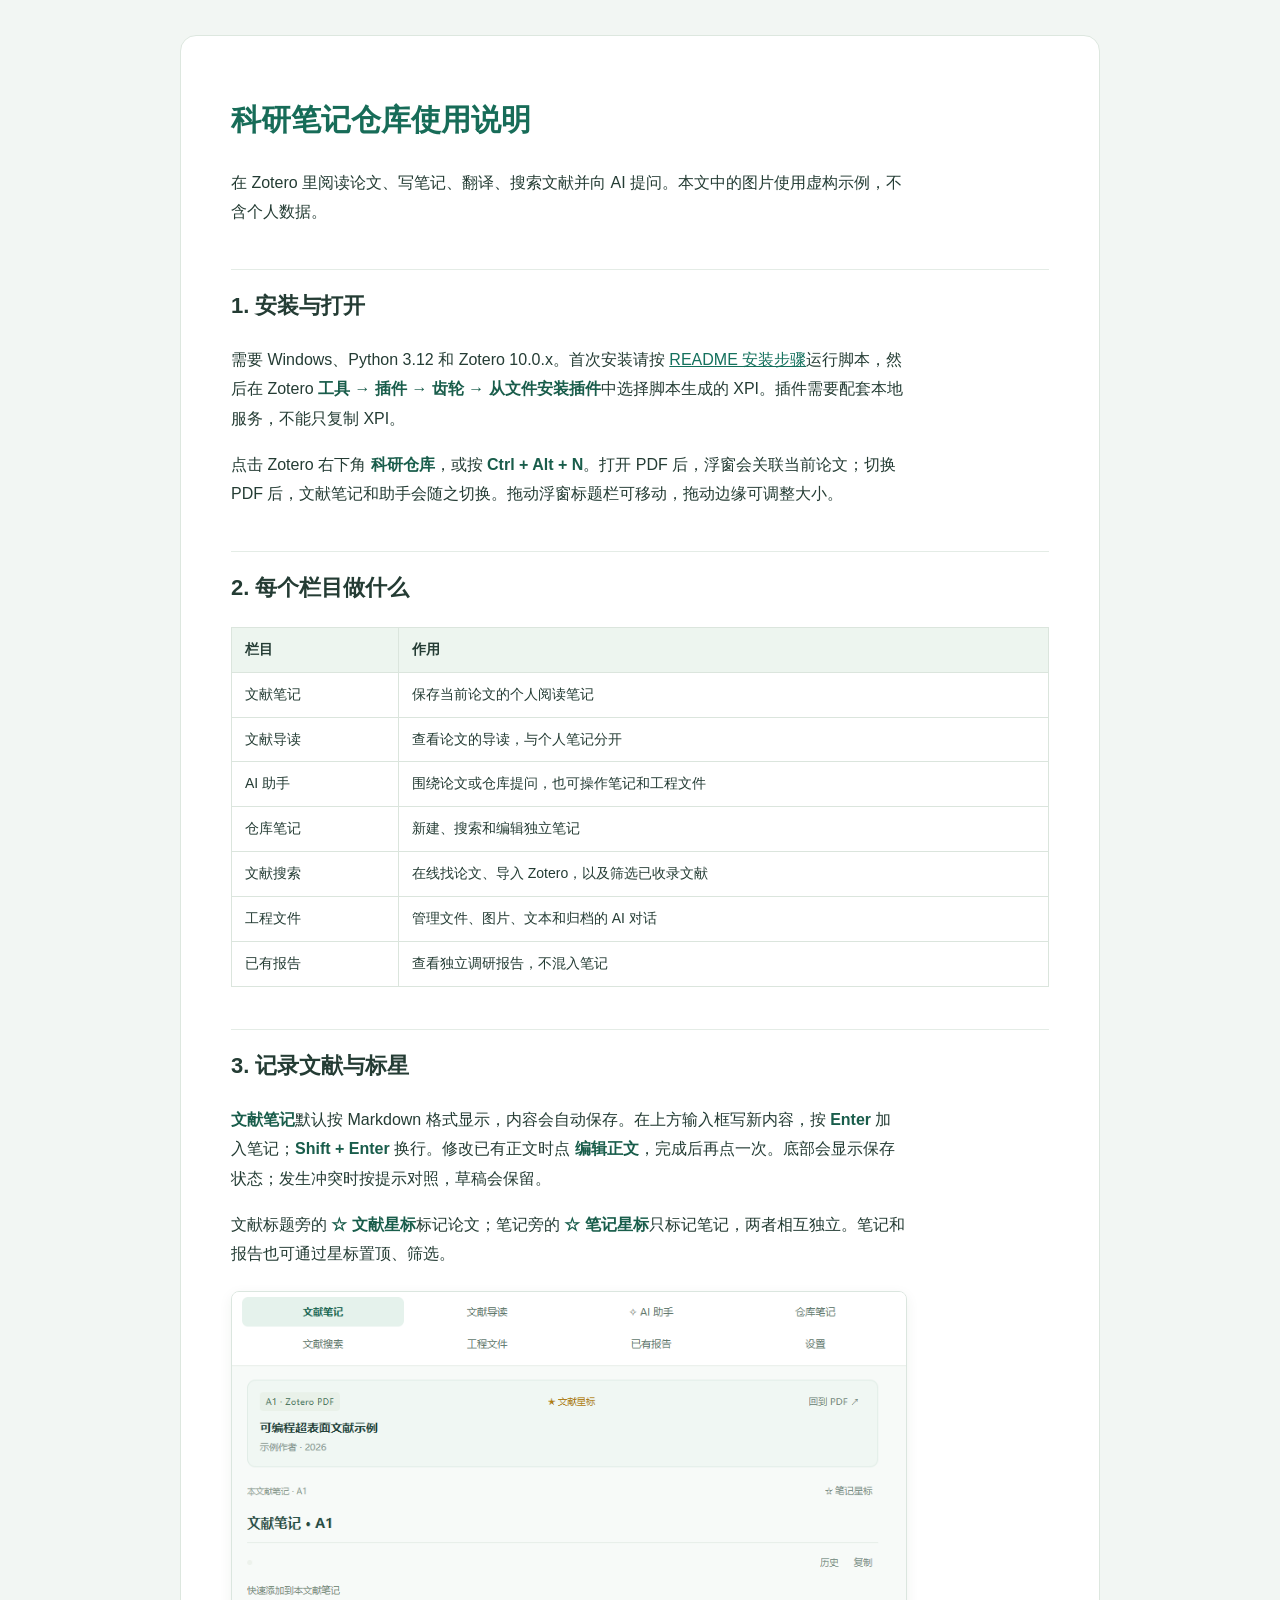
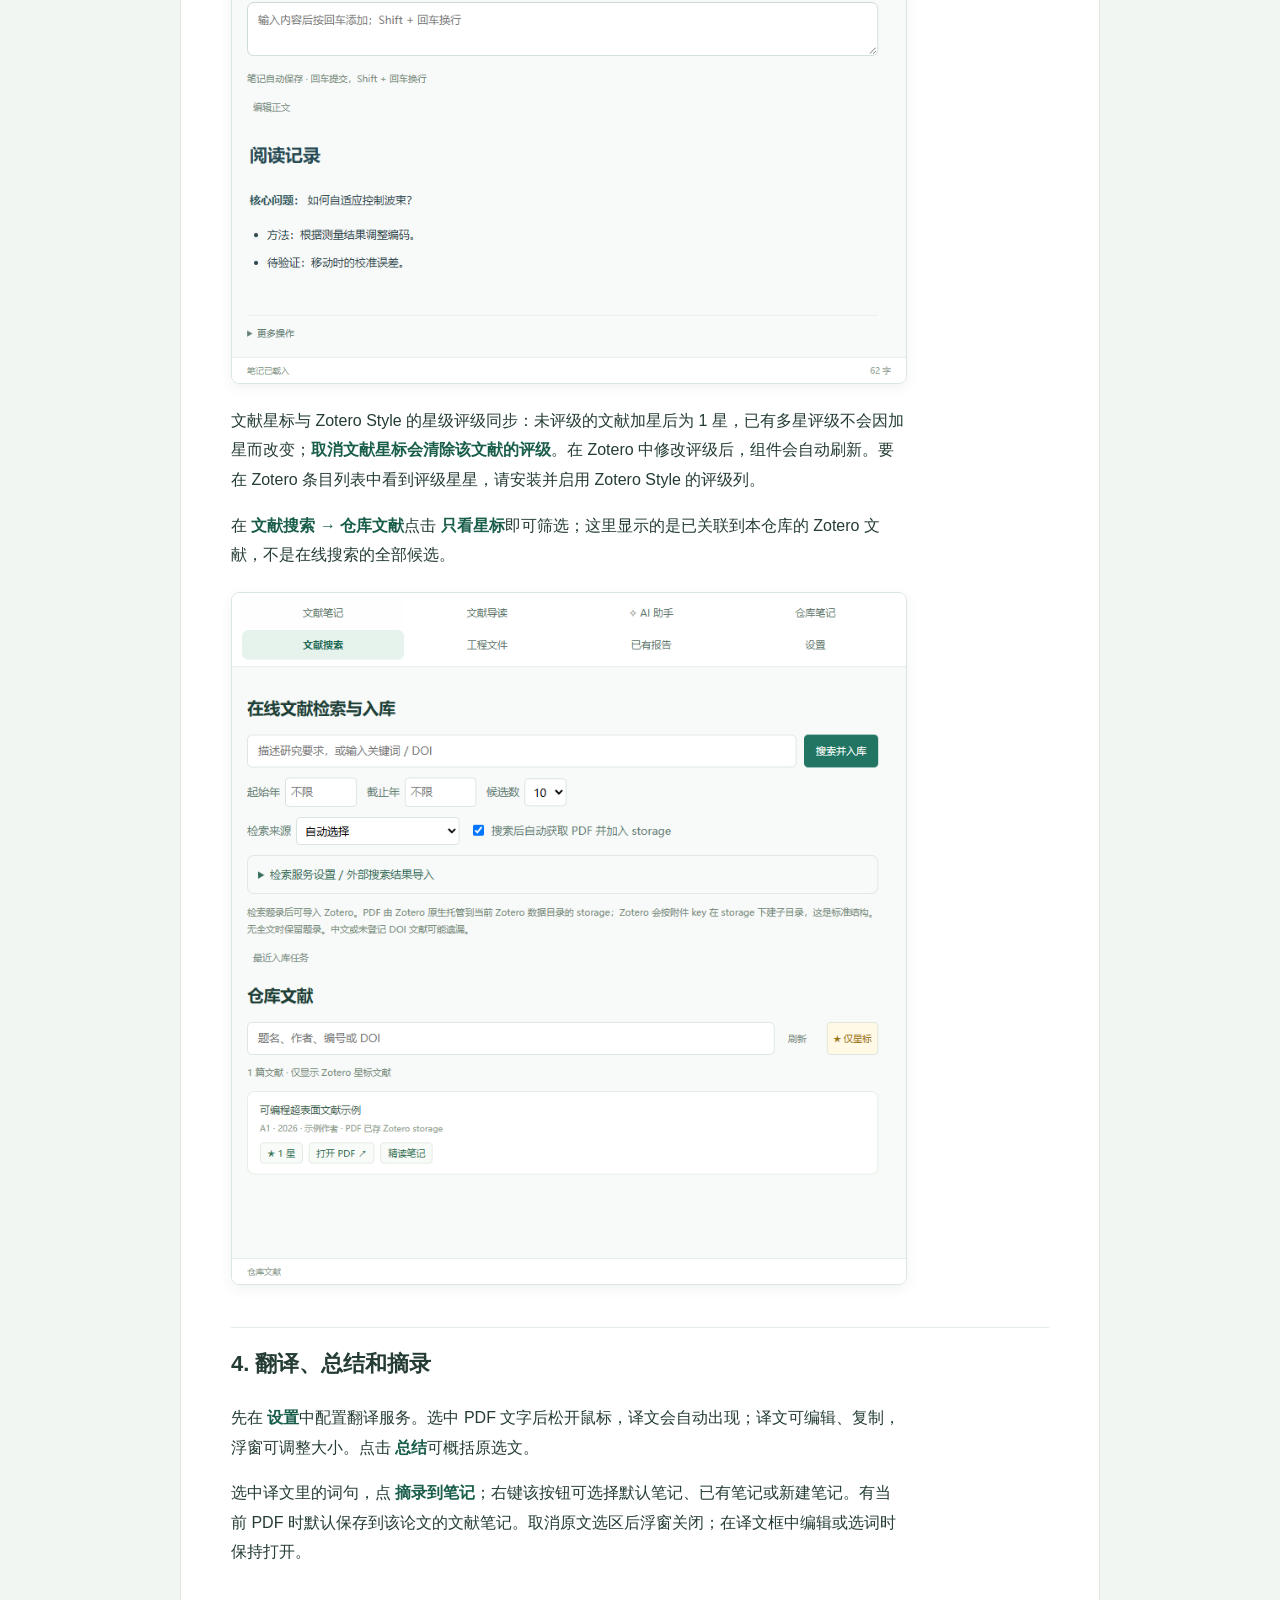
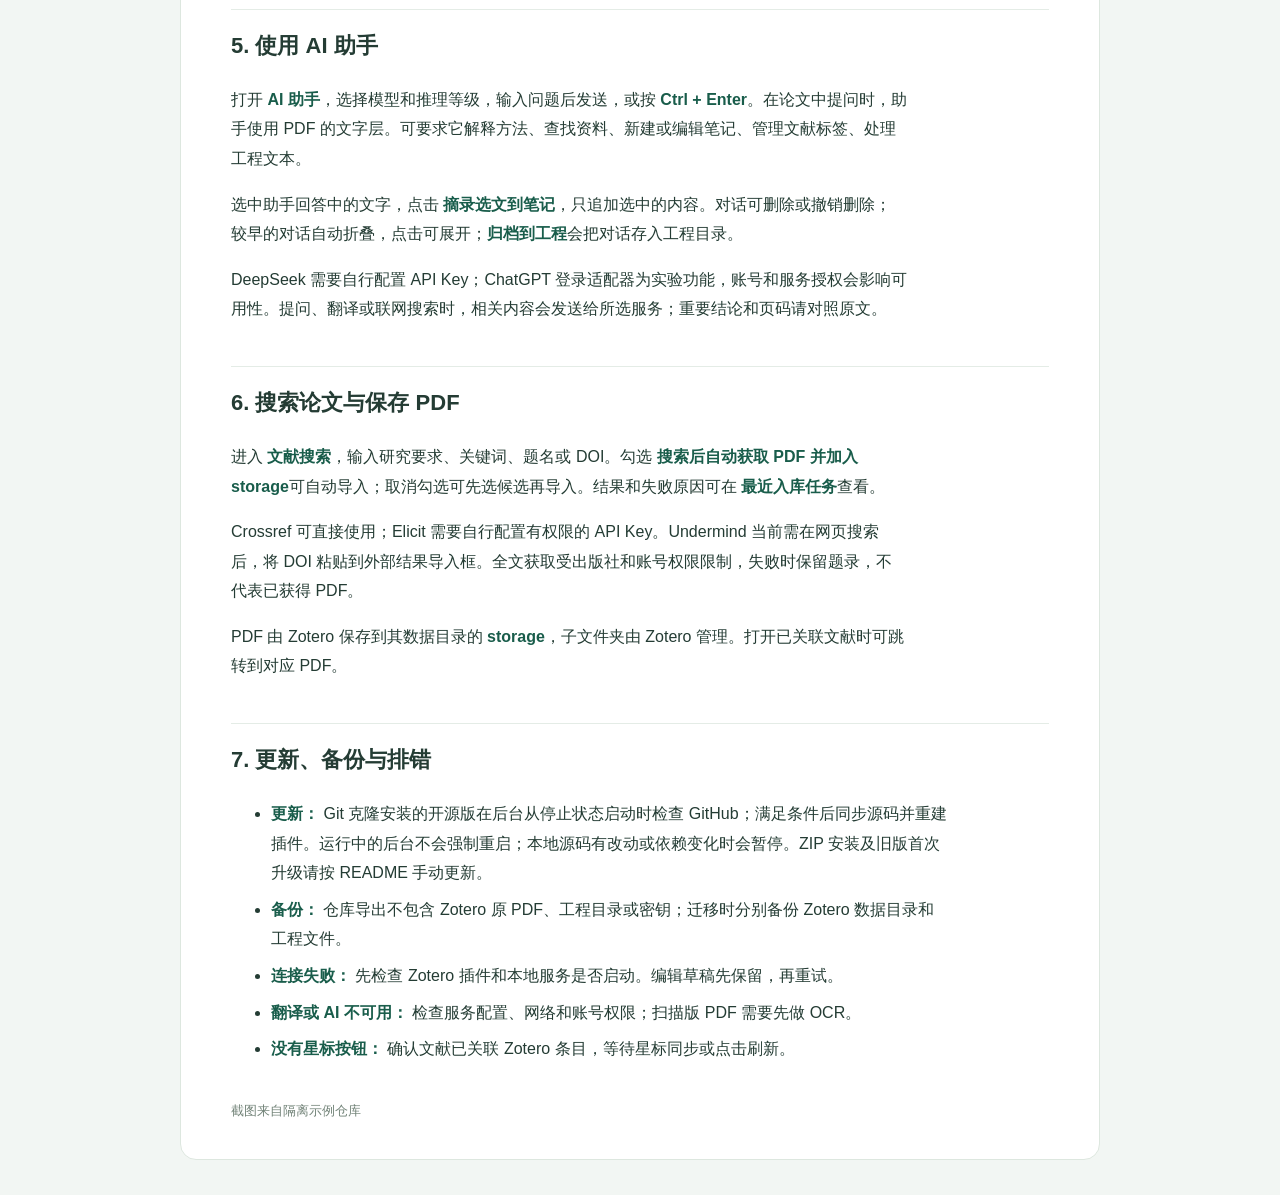
<file: docs/使用说明.html>
<!doctype html><html lang="zh-CN"><head><meta charset="utf-8"><meta name="viewport" content="width=device-width,initial-scale=1"><title>科研笔记仓库使用说明</title><style>*{box-sizing:border-box}html{scroll-behavior:smooth}body{margin:0;background:#f2f6f3;color:#243c34;font:16px/1.85 "Microsoft YaHei","Segoe UI",sans-serif}main{max-width:920px;margin:35px auto;padding:36px 50px;background:white;border:1px solid #dde7df;border-radius:16px}h1{font-size:30px;color:#176c58}h2{margin-top:42px;padding-top:16px;border-top:1px solid #e4ece6;font-size:22px}p,li{max-width:76ch}a{color:#14715d}img{display:block;max-width:100%;height:auto;margin:22px auto;border:1px solid #dbe6df;border-radius:8px;box-shadow:0 4px 14px #153d2510}table{border-collapse:collapse;width:100%;font-size:14px}td,th{border:1px solid #dbe5dd;padding:9px 13px;text-align:left}th{background:#edf5ef}code{background:#edf4ef;padding:2px 5px;border-radius:4px}li{margin:7px 0}strong{color:#195d4b}footer{margin-top:35px;color:#728378;font-size:13px}@media(max-width:650px){main{margin:0;padding:22px 18px;border:0;border-radius:0}h1{font-size:25px}table{font-size:12px}td,th{padding:6px}}@media print{body{background:white}main{border:0;margin:0;padding:0}h2{break-after:avoid}img,table{break-inside:avoid}a{color:inherit}}</style></head><body><main><h1 id="科研笔记仓库使用说明">科研笔记仓库使用说明</h1>
<p>在 Zotero 里阅读论文、写笔记、翻译、搜索文献并向 AI 提问。本文中的图片使用虚构示例，不含个人数据。</p>
<h2 id="1-安装与打开">1. 安装与打开</h2>
<p>需要 Windows、Python 3.12 和 Zotero 10.0.x。首次安装请按 <a href="../README.md#%E5%AE%89%E8%A3%85" rel="noopener noreferrer">README 安装步骤</a>运行脚本，然后在 Zotero <strong>工具 → 插件 → 齿轮 → 从文件安装插件</strong>中选择脚本生成的 XPI。插件需要配套本地服务，不能只复制 XPI。</p>
<p>点击 Zotero 右下角 <strong>科研仓库</strong>，或按 <strong>Ctrl + Alt + N</strong>。打开 PDF 后，浮窗会关联当前论文；切换 PDF 后，文献笔记和助手会随之切换。拖动浮窗标题栏可移动，拖动边缘可调整大小。</p>
<h2 id="2-每个栏目做什么">2. 每个栏目做什么</h2>
<div class="table-wrap"><table>
<thead>
<tr>
<th>栏目</th>
<th>作用</th>
</tr>
</thead>
<tbody>
<tr>
<td>文献笔记</td>
<td>保存当前论文的个人阅读笔记</td>
</tr>
<tr>
<td>文献导读</td>
<td>查看论文的导读，与个人笔记分开</td>
</tr>
<tr>
<td>AI 助手</td>
<td>围绕论文或仓库提问，也可操作笔记和工程文件</td>
</tr>
<tr>
<td>仓库笔记</td>
<td>新建、搜索和编辑独立笔记</td>
</tr>
<tr>
<td>文献搜索</td>
<td>在线找论文、导入 Zotero，以及筛选已收录文献</td>
</tr>
<tr>
<td>工程文件</td>
<td>管理文件、图片、文本和归档的 AI 对话</td>
</tr>
<tr>
<td>已有报告</td>
<td>查看独立调研报告，不混入笔记</td>
</tr>
</tbody>
</table></div>
<h2 id="3-记录文献与标星">3. 记录文献与标星</h2>
<p><strong>文献笔记</strong>默认按 Markdown 格式显示，内容会自动保存。在上方输入框写新内容，按 <strong>Enter</strong> 加入笔记；<strong>Shift + Enter</strong> 换行。修改已有正文时点 <strong>编辑正文</strong>，完成后再点一次。底部会显示保存状态；发生冲突时按提示对照，草稿会保留。</p>
<p>文献标题旁的 <strong>☆ 文献星标</strong>标记论文；笔记旁的 <strong>☆ 笔记星标</strong>只标记笔记，两者相互独立。笔记和报告也可通过星标置顶、筛选。</p>
<p><img src="[data-uri]" alt="文献笔记、快速输入与星标" /></p>
<p>文献星标与 Zotero Style 的星级评级同步：未评级的文献加星后为 1 星，已有多星评级不会因加星而改变；<strong>取消文献星标会清除该文献的评级</strong>。在 Zotero 中修改评级后，组件会自动刷新。要在 Zotero 条目列表中看到评级星星，请安装并启用 Zotero Style 的评级列。</p>
<p>在 <strong>文献搜索 → 仓库文献</strong>点击 <strong>只看星标</strong>即可筛选；这里显示的是已关联到本仓库的 Zotero 文献，不是在线搜索的全部候选。</p>
<p><img src="[data-uri]" alt="文献搜索中的星标筛选" /></p>
<h2 id="4-翻译总结和摘录">4. 翻译、总结和摘录</h2>
<p>先在 <strong>设置</strong>中配置翻译服务。选中 PDF 文字后松开鼠标，译文会自动出现；译文可编辑、复制，浮窗可调整大小。点击 <strong>总结</strong>可概括原选文。</p>
<p>选中译文里的词句，点 <strong>摘录到笔记</strong>；右键该按钮可选择默认笔记、已有笔记或新建笔记。有当前 PDF 时默认保存到该论文的文献笔记。取消原文选区后浮窗关闭；在译文框中编辑或选词时保持打开。</p>
<h2 id="5-使用-ai-助手">5. 使用 AI 助手</h2>
<p>打开 <strong>AI 助手</strong>，选择模型和推理等级，输入问题后发送，或按 <strong>Ctrl + Enter</strong>。在论文中提问时，助手使用 PDF 的文字层。可要求它解释方法、查找资料、新建或编辑笔记、管理文献标签、处理工程文本。</p>
<p>选中助手回答中的文字，点击 <strong>摘录选文到笔记</strong>，只追加选中的内容。对话可删除或撤销删除；较早的对话自动折叠，点击可展开；<strong>归档到工程</strong>会把对话存入工程目录。</p>
<p>DeepSeek 需要自行配置 API Key；ChatGPT 登录适配器为实验功能，账号和服务授权会影响可用性。提问、翻译或联网搜索时，相关内容会发送给所选服务；重要结论和页码请对照原文。</p>
<h2 id="6-搜索论文与保存-pdf">6. 搜索论文与保存 PDF</h2>
<p>进入 <strong>文献搜索</strong>，输入研究要求、关键词、题名或 DOI。勾选 <strong>搜索后自动获取 PDF 并加入 storage</strong>可自动导入；取消勾选可先选候选再导入。结果和失败原因可在 <strong>最近入库任务</strong>查看。</p>
<p>Crossref 可直接使用；Elicit 需要自行配置有权限的 API Key。Undermind 当前需在网页搜索后，将 DOI 粘贴到外部结果导入框。全文获取受出版社和账号权限限制，失败时保留题录，不代表已获得 PDF。</p>
<p>PDF 由 Zotero 保存到其数据目录的 <strong>storage</strong>，子文件夹由 Zotero 管理。打开已关联文献时可跳转到对应 PDF。</p>
<h2 id="7-更新备份与排错">7. 更新、备份与排错</h2>
<ul>
<li><strong>更新：</strong> Git 克隆安装的开源版在后台从停止状态启动时检查 GitHub；满足条件后同步源码并重建插件。运行中的后台不会强制重启；本地源码有改动或依赖变化时会暂停。ZIP 安装及旧版首次升级请按 README 手动更新。</li>
<li><strong>备份：</strong> 仓库导出不包含 Zotero 原 PDF、工程目录或密钥；迁移时分别备份 Zotero 数据目录和工程文件。</li>
<li><strong>连接失败：</strong> 先检查 Zotero 插件和本地服务是否启动。编辑草稿先保留，再重试。</li>
<li><strong>翻译或 AI 不可用：</strong> 检查服务配置、网络和账号权限；扫描版 PDF 需要先做 OCR。</li>
<li><strong>没有星标按钮：</strong> 确认文献已关联 Zotero 条目，等待星标同步或点击刷新。</li>
</ul>
<footer>截图来自隔离示例仓库</footer></main></body></html>
</file>
